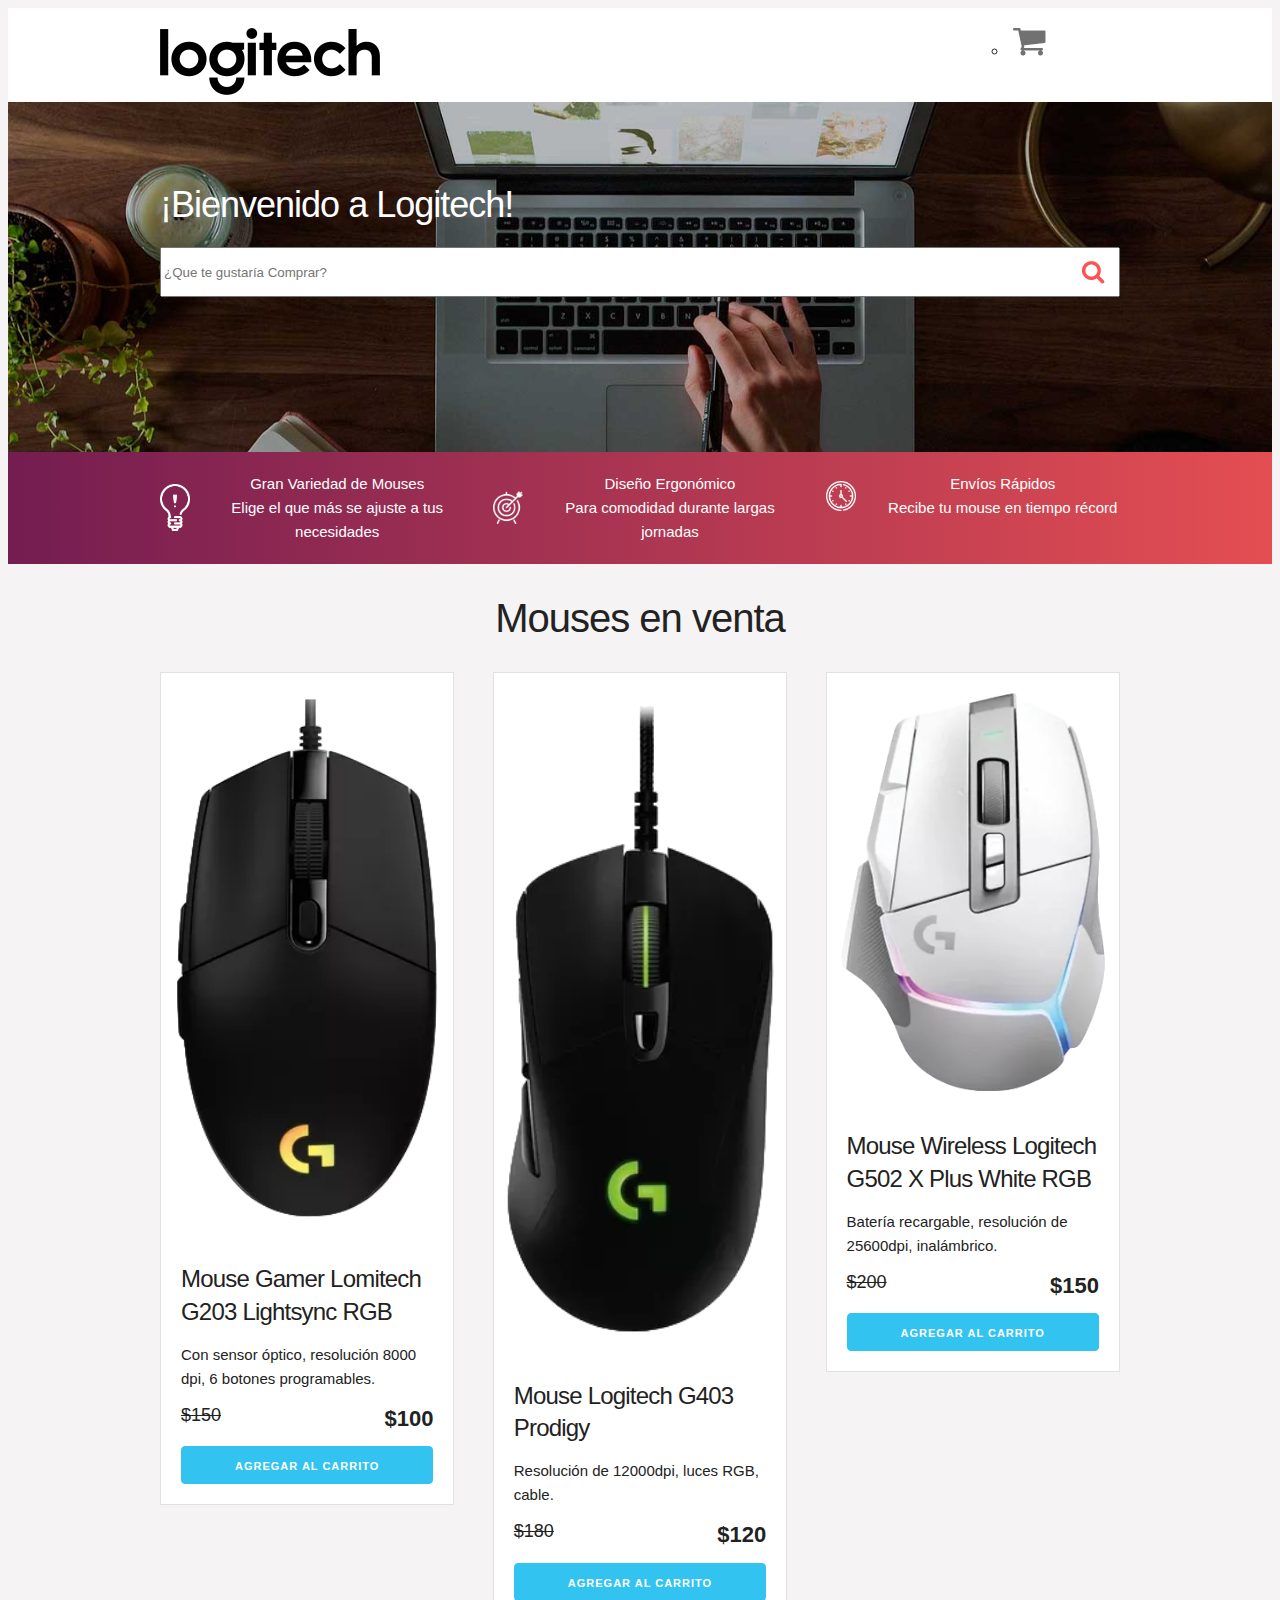
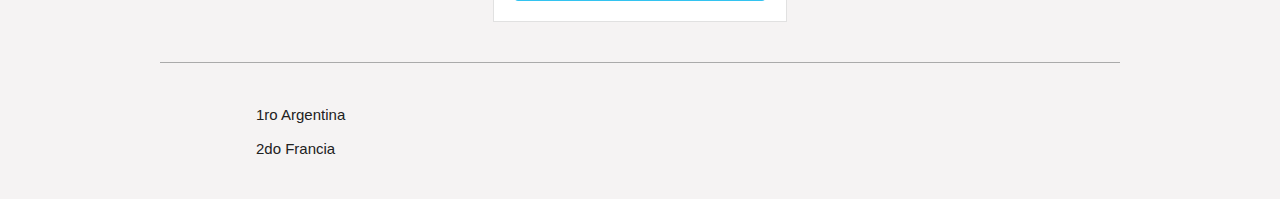
<file: index.html>
<!DOCTYPE html>
<html lang="en">
<head>
    <meta charset="UTF-8">
    <meta name="viewport" content="width=device-width, initial-scale=1.0">
    <meta http-equiv="X-UA-Compatible" content="ie=edge">
    <title>Carrito</title>
    <link rel="stylesheet" href="css/styles.css">
    <link rel="stylesheet" href="css/styles2.css">
</head>
<body>
<header id="header" class="header">
    <div class="container">
        <div class="row">
            <div class="four columns">
                <img src="img/logo.jpg" id="logo">
            </div>
            <div class="two columns u-pull-right">
                <ul>
                    <li class="submenu">
                            <img src="img/cart.png" id="img-carrito">
                            <div id="carrito">
                                    
                                    <table id="lista-carrito" class="u-full-width">
                                        <thead>
                                            <tr>
                                                <th>Imagen</th>
                                                <th>Nombre</th>
                                                <th>Precio</th>
                                                <th>Cantidad</th>
                                                <th></th>
                                            </tr>
                                        </thead>
                                        <tbody></tbody>
                                    </table>

                                    <a href="#" id="vaciar-carrito" class="button u-full-width">Vaciar Carrito</a>
                            </div>
                    </li>
                </ul>
            </div>
        </div> 
    </div>
    </header>


    <div id="hero">
        <div class="container">
            <div class="row">
                    <div class="six columns">
                        <div class="contenido-hero">
                                <h2>¡Bienvenido a Logitech!</h2>
                                
                                <form action="#" id="busqueda" method="post" class="formulario">
                                    <input class="u-full-width" type="text" placeholder="¿Que te gustaría Comprar?" id="buscador">
                                    <input type="submit" id="submit-buscador" class="submit-buscador">
                                </form>
                        </div>
                    </div>
            </div> 
        </div>
    </div>

    <div class="barra">
        <div class="container">
            <div class="row">
                <div class="four columns icono icono1">
                    <p>Gran Variedad de Mouses <br> Elige el que más se ajuste a tus necesidades</p>
                </div>
                <div class="four columns icono icono2">
                    <p>Diseño Ergonómico <br> Para comodidad durante largas jornadas</p>
                </div>
                <div class="four columns icono icono3">
                    <p>Envíos Rápidos <br> Recibe tu mouse en tiempo récord</p>
                </div>
            </div>
        </div>
    </div>
    

    <div id="lista-cursos" class="container">
        <h1 id="encabezado" class="encabezado">Mouses en venta</h1>
        <div class="row">
            <div class="four columns">
                <div class="card">
                    <img src="img/mouseg203.png" class="imagen-curso u-full-width">
                    <div class="info-card">
                        <h4>Mouse Gamer Lomitech G203 Lightsync RGB</h4>
                        <p>Con sensor óptico, resolución 8000 dpi, 6 botones programables.</p>
                        
                        <p class="precio">$150  <span class="u-pull-right ">$100</span></p>
                        <a href="#" class="u-full-width button-primary button input agregar-carrito" data-id="1">Agregar Al Carrito</a>
                    </div>
                </div> 
            </div>
            <div class="four columns">
                    <div class="card">
                        <img src="img/mouseg403.png" class="imagen-curso u-full-width">
                        <div class="info-card">
                            <h4>Mouse Logitech G403 Prodigy</h4>
                            <p>Resolución de 12000dpi, luces RGB, cable.</p>
                            
                            <p class="precio">$180  <span class="u-pull-right ">$120</span></p>
                            <a href="#" class="u-full-width button-primary button input agregar-carrito" data-id="2">Agregar Al Carrito</a>
                        </div>
                    </div>
            </div>
            <div class="four columns">
                    <div class="card">
                        <img src="img/mouseg502.png" class="imagen-curso u-full-width">
                        <div class="info-card">
                            <h4>Mouse Wireless Logitech G502 X Plus White RGB</h4>
                            <p>Batería recargable, resolución de 25600dpi, inalámbrico.</p>                            
                            <p class="precio">$200  <span class="u-pull-right ">$150</span></p>
                            <a href="#" class="u-full-width button-primary button input agregar-carrito" data-id="3">Agregar Al Carrito</a>
                        </div>
                    </div>

            </div>
        </div>
    <footer id="footer" class="footer">
        <div class="container">
            <div class="row">
                    <div class="four columns">
                            <nav id="principal" class="menu">
                                
                                <a class="enlace" href="#">1ro Argentina</a>
                                <a class="enlace" href="#">2do Francia</a>
                            </nav>
    </footer>

    <script src="js/main.js"></script>

</body>
</html>
</file>
<file: css/styles.css>
html {
    font-size: 62.5%;
}
body {
    background-color: #f5f3f3
}
h1 {
    text-align: center;
}
h2 {
    font-size: 3rem;
}
h4 {
    font-size: 16px;
    font-weight: 700;
}
header {
    padding: 20px 0 0 0;
    background: white;
    text-align: center;
}
@media (min-width: 750px) {
    header {
        text-align: left;
    }
}
.borrar-curso {
    background-color: red;
    border-radius: 50%;
    padding: 5px 10px;
    text-decoration: none;
    color: white;
    font-weight: bold;
}

ul {
    list-style: none;
}
#hero {
    background-image:url(../img/hero.jpg);
    height: 350px;
    background-size: cover;
}
#encabezado {
    margin: 30px 0;
}
.submenu {
    position: relative;
}

.submenu #carrito{
    display: none;
}
.submenu:hover #carrito{
    display: block;
    position: absolute;
    right:0;

    top:100%;
    z-index: 1;
    background-color: white;
    padding: 20px;
    min-height: 400px;
    min-width: 300px;
}
.vacio {
    padding: 10px;
    background-color: crimson;
    text-align: center;
    border-radius: 10px;
    color: white;
}
.contenido-hero {
    margin-top: 80px;
    color: white;
}
.contenido-hero form {
    position: relative;
    margin-bottom: 0;
}
.contenido-hero form #buscador {
    height: 50px;
    margin-bottom: 0;
}
.contenido-hero form .submit-buscador {
    position: absolute;
    right:0;
    top:0;
    height: 100%;
    padding: 0;
    display: block;
    text-indent: -9999px;
    width: 50px;
    background-image: url(../img/lupa.png);
    background-position: right center;
    background-repeat: no-repeat;
    border:none;
}


.barra {
    padding: 20px 0;
    background: #741d51; /* Old browsers */
    background: -moz-linear-gradient(left, #741d51 0%, #e44e52 100%); /* FF3.6-15 */
    background: -webkit-linear-gradient(left, #741d51 0%,#e44e52 100%); /* Chrome10-25,Safari5.1-6 */
    background: linear-gradient(to right, #741d51 0%,#e44e52 100%); /* W3C, IE10+, FF16+, Chrome26+, Opera12+, Safari7+ */
    filter: progid:DXImageTransform.Microsoft.gradient( startColorstr='#741d51', endColorstr='#e44e52',GradientType=1 ); /* IE6-9 */
}

.barra p {
    margin:0;
    color: white;
}
.icono {
    background-repeat: no-repeat;
    background-position: left center;
    padding-left: 60px;
    background-size: 30px;
    margin-bottom: 40px;
    text-align: center;
}
@media (min-width: 750px) {
    .icono {
        margin-bottom:0;
    }
}
.icono1 {
    background-image: url(../img/icono1.png);
}
.icono2 {
    background-image: url(../img/icono2.png);
}
.icono3 {
    background-image: url(../img/icono3.png);
}

#lista-cursos .row {
    margin-bottom:20px;
}
.agregar-carrito {
    margin:10px 0;
}

.card {
    text-align: center;
    border: 1px solid #e1e1e1;
    background: white;
}
@media (min-width: 550px) {
    .card {
        text-align: left;
    }
}
.info-card  {
    padding: 10px 20px;
}

.info-card p, 
.card h4 {
    margin-bottom: 5px;
}
.info-card .precio {
    text-decoration: line-through;
    font-size: 18px;
    margin-top: 10px;
}
.info-card .precio span {
    font-weight: 700;
    font-size: 22px;
}


.footer {
    margin-top: 40px;
    border-top:1px solid #aaa;;
    padding-top: 40px;   
}
.footer .menu a{
display: block;
margin-bottom: 10px;
text-decoration: none;
}
</file>
<file: css/styles2.css>
.container {
  position: relative;
  width: 100%;
  max-width: 960px;
  margin: 0 auto;
  padding: 0 20px;
  box-sizing: border-box; }
.column,
.columns {
  width: 100%;
  float: left;
  box-sizing: border-box; } 
@media (min-width: 400px) {
  .container {
    width: 85%;
    padding: 0; }
}
@media (min-width: 550px) {
  .container {
    width: 80%; }
  .column,
  .columns {
    margin-left: 4%; }
  .column:first-child,
  .columns:first-child {
    margin-left: 0; }

  .one.column,
  .one.columns                    { width: 4.66666666667%; }
  .two.columns                    { width: 13.3333333333%; }
  .three.columns                  { width: 22%;            }
  .four.columns                   { width: 30.6666666667%; }



html {
  font-size: 62.5%; }
body {
  font-size: 1.5em;
  line-height: 1.6;
  font-weight: 400;
  font-family: "Raleway", "HelveticaNeue", "Helvetica Neue", Helvetica, Arial, sans-serif;
  color: #222; }


/* Tipografia*/
h1, h2, h3, h4, h5, h6 {
  margin-top: 0;
  margin-bottom: 2rem;
  font-weight: 300; }
h1 { font-size: 4.0rem; line-height: 1.2;  letter-spacing: -.1rem;}
h2 { font-size: 3.6rem; line-height: 1.25; letter-spacing: -.1rem; }
h3 { font-size: 3.0rem; line-height: 1.3;  letter-spacing: -.1rem; }
h4 { font-size: 2.4rem; line-height: 1.35; letter-spacing: -.08rem; }
h5 { font-size: 1.8rem; line-height: 1.5;  letter-spacing: -.05rem; }
h6 { font-size: 1.5rem; line-height: 1.6;  letter-spacing: 0; }


/* Links */
a {
  color: #212121; }
a:hover {
  color: #0FA0CE; }


/* Botenes */
.button,
button,
input[type="submit"],
input[type="reset"],
input[type="button"] {
  display: inline-block;
  height: 38px;
  padding: 0 30px;
  color: #555;
  text-align: center;
  font-size: 11px;
  font-weight: 600;
  line-height: 38px;
  letter-spacing: .1rem;
  text-transform: uppercase;
  text-decoration: none;
  white-space: nowrap;
  background-color: transparent;
  border-radius: 4px;
  border: 1px solid #bbb;
  cursor: pointer;
  box-sizing: border-box; }
.button:hover,
button:hover,
input[type="submit"]:hover,
input[type="reset"]:hover,
input[type="button"]:hover,
.button:focus,
button:focus,
input[type="submit"]:focus,
input[type="reset"]:focus,
input[type="button"]:focus {
  color: #333;
  border-color: #888;
  outline: 0; }
.button.button-primary,
button.button-primary,
input[type="submit"].button-primary,
input[type="reset"].button-primary,
input[type="button"].button-primary {
  color: #FFF;
  background-color: #33C3F0;
  border-color: #33C3F0; }
.button.button-primary:hover,
button.button-primary:hover,
input[type="submit"].button-primary:hover,
input[type="reset"].button-primary:hover,
input[type="button"].button-primary:hover,
.button.button-primary:focus,
button.button-primary:focus,
input[type="submit"].button-primary:focus,
input[type="reset"].button-primary:focus,
input[type="button"].button-primary:focus {
  color: #FFF;
  background-color: #1EAEDB;
  border-color: #1EAEDB; }


select {
  height: 38px;
  padding: 6px 10px;
  background-color: #fff;
  border: 1px solid #D1D1D1;
  border-radius: 4px;
  box-shadow: none;
  box-sizing: border-box; }

ul {
  list-style: circle inside; }
ol {
  list-style: decimal inside; }
ol, ul {
  padding-left: 0;
  margin-top: 0; }
ul ul,
ul ol,
ol ol,
ol ul {
  margin: 1.5rem 0 1.5rem 3rem;
  font-size: 90%; }
li {
  margin-bottom: 1rem; }

.u-full-width {
  width: 100%;
  box-sizing: border-box; }
.u-max-full-width {
  max-width: 100%;
  box-sizing: border-box; }
.u-pull-right {
  float: right; }
.u-pull-left {
  float: left; }

hr {
  margin-top: 3rem;
  margin-bottom: 3.5rem;
  border-width: 0;
  border-top: 1px solid #E1E1E1; }
.container:after,
.row:after,
.u-cf {
  content: "";
  display: table;
  clear: both; }



@media (min-width: 400px) {}
@media (min-width: 550px) {}
@media (min-width: 750px) {}
@media (min-width: 1000px) {}
@media (min-width: 1200px) {} }
</file>
